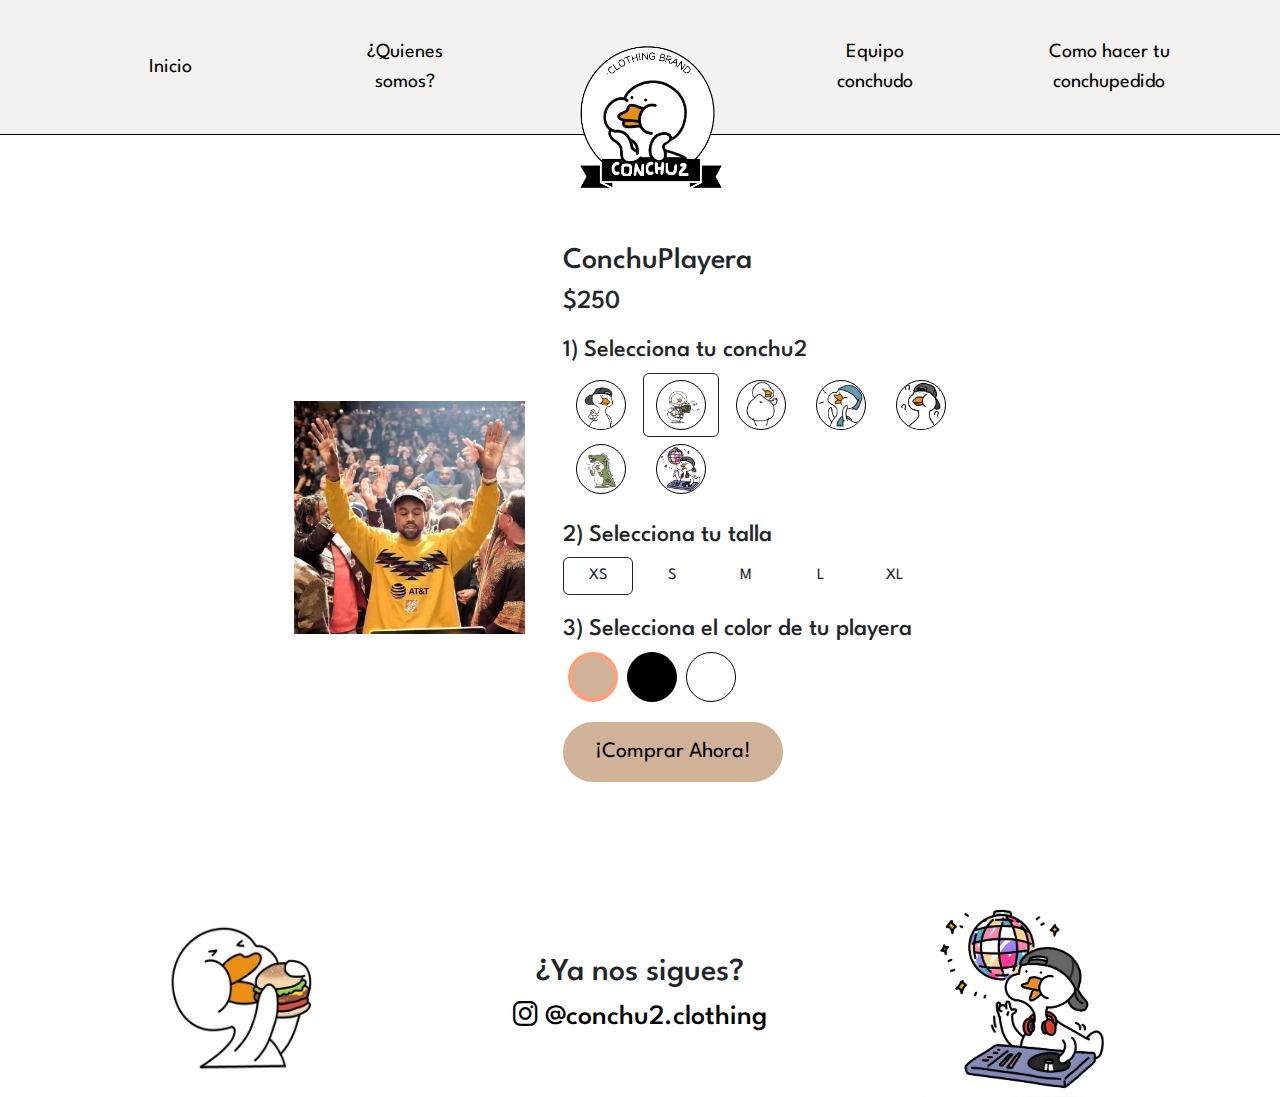
<file: realizarConchuPedido/index.html>
<!DOCTYPE html>
<html lang="en">
<head>
    <meta charset="UTF-8">
    <meta name="viewport" content="width=device-width, initial-scale=1.0">
    <title>Conchu Pagina</title>
    <link rel="icon" href="../img/conchu2_coludo.png">
    <link rel="preconnect" href="https://fonts.googleapis.com">
    <link rel="preconnect" href="https://fonts.gstatic.com" crossorigin>
    <link rel="stylesheet" href="https://cdnjs.cloudflare.com/ajax/libs/font-awesome/6.4.2/css/all.min.css">
    <link href="https://cdn.jsdelivr.net/npm/bootstrap@5.3.3/dist/css/bootstrap.min.css" rel="stylesheet" integrity="sha384-QWTKZyjpPEjISv5WaRU9OFeRpok6YctnYmDr5pNlyT2bRjXh0JMhjY6hW+ALEwIH" crossorigin="anonymous">
    <link href="https://fonts.googleapis.com/css2?family=League+Spartan&display=swap" rel="stylesheet">
    <link rel="stylesheet" href="style.css">
</head>
<body>

    <div class="navbar">
        <a href="../#">Inicio</a>
        <a href="../#quienes-somos">¿Quienes somos?</a>
        <a href="../#"><img src="../img/logo_pitero.png" alt="Conchu logo png" width="150px" id="nav-logo"></a>
        <a href="../#equipo-conchudo">Equipo conchudo</a>
        <a href="../#como-hacer-tu-pedido">Como hacer tu conchupedido</a>
    </div>

    <div class="personalize" style="display: flex; justify-content:center; align-items: center;">
        <div style="width: 60vw; height: 70vh; display: flex; align-items: flex-end;">
            <div id="shirt-preview">
                <img src="../img/Ye.jpg" alt="Kanye wes">
            </div>
            <div id="shirt-selection">
                <div>
                    <h1>ConchuPlayera</h1>
                    <h2>$250</h2>
                </div>
                <div id="selecciona-tu-conchudo">
                    <h3>1) Selecciona tu conchu2</h3>
                    <form action="">
                        <input type="radio" class="btn-check" name="options-base" id="conchu2-apuntando" autocomplete="off">
                        <label class="btn" for="conchu2-apuntando"><img src="../img/conchu2_apuntando.png" alt="Conchudo Dormido"></label>

                        <input type="radio" class="btn-check" name="options-base" id="conchu2-astronauta" autocomplete="off" checked>
                        <label class="btn" for="conchu2-astronauta"><img src="../img/conchu2_astronautaconmusica.png" alt="Conchudo Astronauta"></label>

                        <input type="radio" class="btn-check" name="options-base" id="conchudo-coludo" autocomplete="off">
                        <label class="btn" for="conchudo-coludo"><img src="../img/conchu2_coludo.png" alt="Conchudo Coludo"></label>

                        <input type="radio" class="btn-check" name="options-base" id="conchudo-toalla" autocomplete="off">
                        <label class="btn" for="conchudo-toalla"><img src="../img/conchu2_con_toalla.png" alt="Conchudo Toalla"></label>

                        <input type="radio" class="btn-check" name="options-base" id="conchudo-confundido" autocomplete="off">
                        <label class="btn" for="conchudo-confundido"><img src="../img/conchu2_confundido.png" alt="Conchudo Confundido"></label>

                        <input type="radio" class="btn-check" name="options-base" id="conchudo-dinosaurio" autocomplete="off">
                        <label class="btn" for="conchudo-dinosaurio"><img src="../img/conchu2_dinosaurio.png" alt="Conchudo Dinosaurio"></label>

                        <input type="radio" class="btn-check" name="options-base" id="conchudo-dj" autocomplete="off">
                        <label class="btn" for="conchudo-dj"><img src="../img/conchu2_dj.png" alt="Conchudo DJ"></label>
                    </form>                
                    


                </div>
                <div id="selecciona-tu-talla">
                    <h3>2) Selecciona tu talla</h3>
                    <form action="">
                        <input type="radio" class="btn-check" name="options-base" id="XS" autocomplete="off" checked>
                        <label class="btn" for="XS">XS</label>

                        <input type="radio" class="btn-check" name="options-base" id="S" autocomplete="off">
                        <label class="btn" for="S">S</label>

                        <input type="radio" class="btn-check" name="options-base" id="M" autocomplete="off">
                        <label class="btn" for="M">M</label>

                        <input type="radio" class="btn-check" name="options-base" id="L" autocomplete="off">
                        <label class="btn" for="L">L</label>

                        <input type="radio" class="btn-check" name="options-base" id="XL" autocomplete="off">
                        <label class="btn" for="XL">XL</label>
                    </form>
                    
                </div>
                <div id="selecciona-tu-color">
                    <h3>3) Selecciona el color de tu playera</h3>
                    <form action="">
                        <input type="radio" class="btn-check color" name="options-base" id="color-beige" autocomplete="off" value="Color Beige" checked>
                        <label class="btn" for="color-beige"></label>

                        <input type="radio" class="btn-check color" name="options-base" id="color-negro" autocomplete="off" value="Color Negro">
                        <label class="btn" for="color-negro"></label>

                        <input type="radio" class="btn-check color" name="options-base" id="color-blanco" autocomplete="off" value="Color Blanco">
                        <label class="btn" for="color-blanco"></label>
                    </form>
                </div>
                <button id="comprar-ahora" onclick="obtenerPedido()">¡Comprar Ahora!</button>
            </div>
        </div>
    </div>



    <footer>
        <img src="../img/conchu2_hamburgueso.png" width="200px" alt="">
        <div class="footer-text">
            <h2>¿Ya nos sigues?</h2>
            <a href="https://www.instagram.com/conchu2clothing/"><h3><i class="fa-brands fa-instagram" style="color: #000000;"></i> @conchu2.clothing</h3></a>
        </div>
        <img src="../img/conchu2_dj.png" width="200px" alt="">
    </footer>
    

    <script src="script.js"></script>
</body>
</html>
</file>
<file: realizarConchuPedido/style.css>
*{
    margin: 0;
    padding: 0;
}

html {
    scroll-behavior: smooth;
}

body{
    font-family: 'League Spartan', sans-serif;
}

.navbar{
    height: 15vh;
    width: 100%;
    display: flex;
    align-items: center;
    flex-wrap: nowrap;
    justify-content: space-evenly;
    border-bottom: 1px black solid;
    background-color: #F4F2F0;
    position: fixed;
    top: 0;
}

.navbar img{
    margin-top: 100px;
}

.navbar a{
    width: 10vw;
    text-align: center;
    text-decoration: none;
    color: black;
    font-size: 1.25rem;
}

.personalize{
    margin-top: 15vh;
    height: 85vh;
}

#shirt-selection h1{
    font-size: 30px;
}

#shirt-selection h2{
    font-size: 26px;
}

#shirt-selection h3{
    font-size: 24px;
}

#shirt-preview{
    display: flex;
    width: 40%;
    height: 100%;
    align-items: center;
    justify-content: center;
}

#shirt-preview img{
    width: 75%;
    height: auto;
}

#shirt-selection{
    width: 60%;
    height: 100%;
    display: flex;
    align-items:flex-start;
    flex-direction: column;
    justify-content: center;
}

#selecciona-tu-conchudo, #selecciona-tu-talla, #selecciona-tu-color{
    margin: 10px 0;
}

#selecciona-tu-conchudo img{
    width: 50px;
    height: 50px;
    border: #000000 1px solid;
    border-radius: 50%;
}



#selecciona-tu-talla label{
    width: 70px;
}

#selecciona-tu-color label{
    width: 50px;
    height: 50px;
    border-radius: 50%;
    margin-left: 5px;
    border: #000000 1px solid;
}

#color-blanco + label{
    background: #FFFFFF;
}

#color-beige + label{
    background-color: #CFB298;
}

#color-negro + label{
    background-color: #000000;
}

#selecciona-tu-color input:checked + label{
    border: 4px solid lightsalmon;
}

#comprar-ahora{
    width: 220px;
    height: 60px;
    background-color: #CFB298;
    font-size: 22px;
    border: none;
    border-radius: 30px;
    margin: 10px 0;
}

#comprar-ahora:hover{
    background-color: #f2dac4;
}

footer{
    display: flex;
    flex-direction: row;
    justify-content: space-evenly;
}

.footer-text{
    font-size: 2rem;
    display: flex;
    flex-direction: column;
    justify-content: center;
    text-align: center;
    align-items: center;
}

.footer-text a{
    color: #000000;
    text-decoration: none;
}


/*
@keyframes shrink {
    from{
        margin-top: 100px;
        scale: 100%;
    }

    to {
        margin-top: 25px;
        scale: 50%;
    }

}

#nav-logo {
    view-timeline-name: --image;
    view-timeline-axis: block;
    animation-timeline: --image;
    animation-name: shrink;
    animation-range: cover 50%;
    animation-fill-mode: both;
}
*/
</file>
